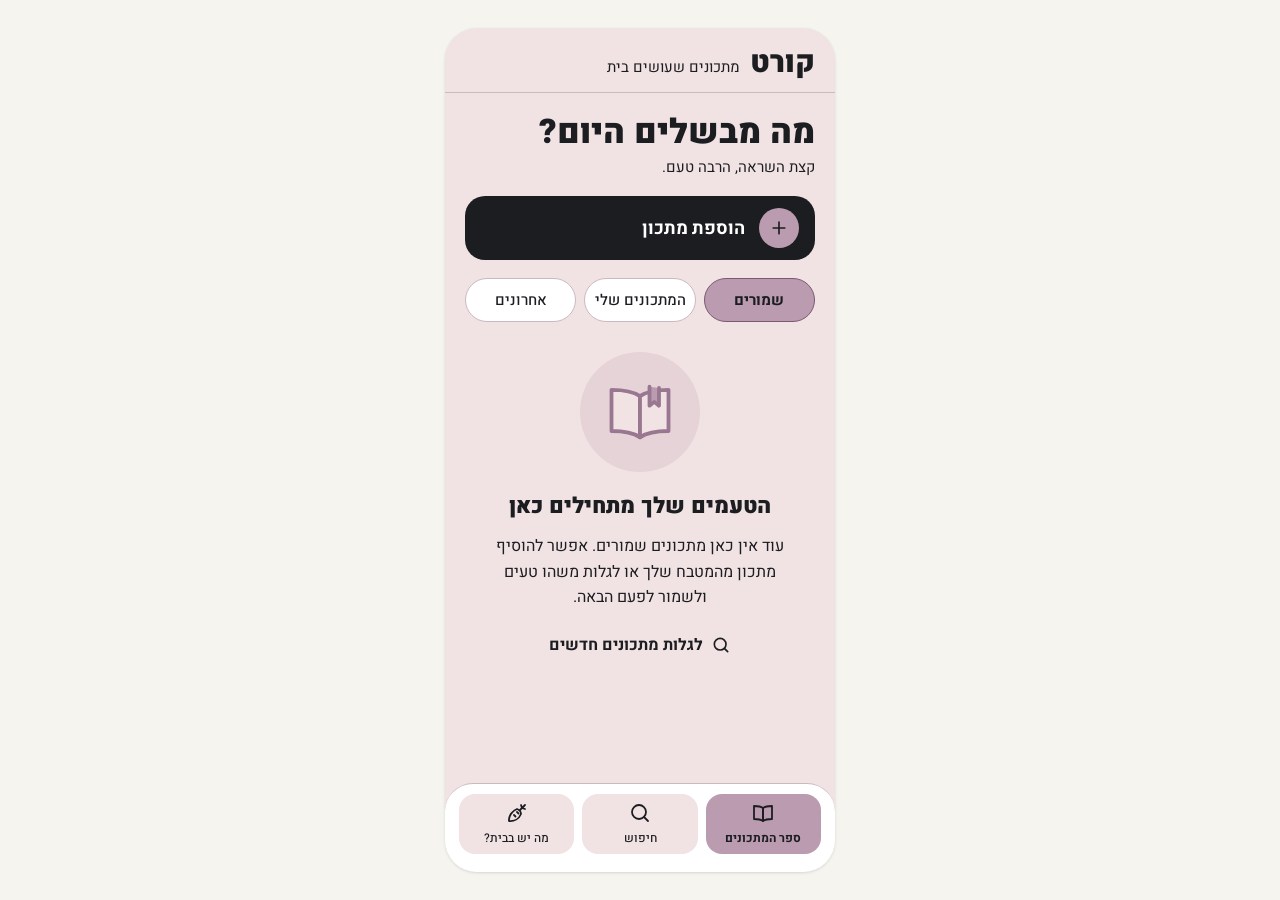
<file: index.html>
<!doctype html>
<html lang="he" dir="rtl">
  <head>
    <meta charset="utf-8" />
    <meta name="viewport" content="width=device-width, initial-scale=1, viewport-fit=cover" />
    <meta name="theme-color" content="#f1e3e4" />
    <meta name="description" content="קורט – מתכונים שעושים בית" />
    <meta name="format-detection" content="telephone=no" />

    <!-- Installed app (home screen) -->
    <link rel="manifest" href="manifest.webmanifest" />
    <meta name="mobile-web-app-capable" content="yes" />
    <meta name="apple-mobile-web-app-capable" content="yes" />
    <meta name="apple-mobile-web-app-title" content="קורט" />
    <meta name="apple-mobile-web-app-status-bar-style" content="default" />
    <link rel="apple-touch-icon" href="icons/icon-180.png" />
    <link rel="icon" type="image/png" sizes="192x192" href="icons/icon-192.png" />

    <link rel="stylesheet" href="css/style.css" />
    <title>קורט – אפליקציית מתכונים</title>
  </head>
  <body>
    <div class="app" id="app">
      <header class="header" id="header"></header>
      <main class="scroll" id="main"></main>
      <nav class="bottom-nav" id="nav" aria-label="ניווט ראשי"></nav>
    </div>

    <script src="js/data.js"></script>
    <script src="js/icons.js"></script>
    <script src="js/app.js"></script>
  </body>
</html>
</file>
<file: css/style.css>
@font-face {
  font-family: 'Heebo';
  font-style: normal;
  font-weight: 100 900;
  font-display: swap;
  src: url('../fonts/heebo-hebrew.woff2') format('woff2');
  unicode-range: U+0307-0308, U+0590-05FF, U+200C-2010, U+20AA, U+25CC, U+FB1D-FB4F;
}
@font-face {
  font-family: 'Heebo';
  font-style: normal;
  font-weight: 100 900;
  font-display: swap;
  src: url('../fonts/heebo-latin.woff2') format('woff2');
  unicode-range: U+0000-00FF, U+0131, U+0152-0153, U+02BB-02BC, U+02C6, U+02DA, U+02DC, U+0304, U+0308, U+0329, U+2000-206F, U+20AC, U+2122, U+2191, U+2193, U+2212, U+2215, U+FEFF, U+FFFD;
}

:root {
  --bg: #f1e3e4;
  --ink: #1c1d21;
  --line: #cbb9c0;
  --card: #f9f5f5;
  --white: #ffffff;
  --accent: #bb9bb0;
  --accent-strong: #7a5a70;
  --mauve: #9a7790;
  --input-line: #b39aa6;
  --soft: #e6d3d8;
  --divider: #e0d0d5;
  --disabled: #6f6a70;

  /* Side gutter; the safe-area insets keep content clear of notches and rounded corners in landscape. */
  --gutter: 20px;
  --safe-l: max(var(--gutter), env(safe-area-inset-left));
  --safe-r: max(var(--gutter), env(safe-area-inset-right));
}

* { box-sizing: border-box; }
html, body { height: 100%; }
body {
  margin: 0;
  background: #e8d6d9;
  color: var(--ink);
  font-family: 'Heebo', system-ui, sans-serif;
  -webkit-font-smoothing: antialiased;
  -webkit-tap-highlight-color: transparent;
  -webkit-text-size-adjust: 100%;
  text-size-adjust: 100%;
  overflow-wrap: break-word;
  overscroll-behavior: none;
}
button, input, textarea { font-family: inherit; color: var(--ink); }
button { cursor: pointer; touch-action: manipulation; }
img { max-width: 100%; }
button:disabled { cursor: default; }
:focus-visible { outline: 2px solid var(--accent-strong); outline-offset: 2px; }
a { color: var(--ink); }

/* ---------- shell ---------- */
.app {
  position: relative;
  display: flex;
  flex-direction: column;
  width: 100%;
  max-width: 480px;
  height: 100vh; /* older browsers */
  height: 100dvh;
  margin: 0 auto;
  background: var(--bg);
  overflow: hidden;
  container: app / inline-size;
}
/* On computers the app keeps iPhone 14 proportions – see the end of this file. */

.header {
  display: flex;
  align-items: center;
  justify-content: space-between;
  gap: 12px;
  padding: calc(20px + env(safe-area-inset-top)) var(--safe-r) 14px var(--safe-l);
  border-bottom: 1px solid var(--line);
  flex-shrink: 0;
}
.brand-row { display: flex; align-items: baseline; gap: 10px; }
.brand { font-size: 30px; font-weight: 900; line-height: 1; }
.brand-sm { font-size: 28px; }
.tagline { font-size: 15px; }
.brand-back {
  display: flex; align-items: center; gap: 10px;
  min-height: 44px; padding: 0; border: 0; background: none;
}
.round-btn {
  width: 44px; height: 44px; border-radius: 22px; padding: 0;
  border: 1px solid var(--line); background: var(--bg);
  display: flex; align-items: center; justify-content: center;
}
.round-btn.on { background: var(--accent); border-color: var(--accent-strong); }

.scroll {
  flex: 1;
  min-height: 0;
  overflow-y: auto;
  overflow-x: hidden;
  overscroll-behavior: contain;
  -webkit-overflow-scrolling: touch;
  scrollbar-width: none;
  padding: 20px var(--safe-r) 28px var(--safe-l);
}
.scroll::-webkit-scrollbar, .chip-row::-webkit-scrollbar { display: none; }

.bottom-nav {
  display: grid;
  grid-template-columns: repeat(3, minmax(0, 1fr));
  gap: 8px;
  padding: 10px max(14px, env(safe-area-inset-right)) calc(18px + env(safe-area-inset-bottom)) max(14px, env(safe-area-inset-left));
  background: var(--white);
  border-top: 1px solid var(--line);
  border-radius: 28px 28px 0 0;
  flex-shrink: 0;
}
.bottom-nav button {
  min-height: 60px; border-radius: 16px; border: 0; background: var(--bg);
  display: flex; flex-direction: column; align-items: center; justify-content: center; gap: 4px;
  font-size: 12px; font-weight: 500;
}
.bottom-nav button.on { background: var(--accent); font-weight: 700; }

/* ---------- layout helpers ---------- */
.stack { display: flex; flex-direction: column; }
.row { display: flex; }
.wrap { display: flex; flex-wrap: wrap; }
.between { justify-content: space-between; }
.center { align-items: center; }
.baseline { align-items: baseline; }
.grow { flex: 1; min-width: 0; }
.gap-6 { gap: 6px; } .gap-8 { gap: 8px; } .gap-10 { gap: 10px; } .gap-12 { gap: 12px; }
.gap-14 { gap: 14px; } .gap-16 { gap: 16px; } .gap-18 { gap: 18px; } .gap-20 { gap: 20px; }
.grid-2 { display: grid; grid-template-columns: repeat(2, minmax(0, 1fr)); gap: 8px; }
.grid-2.gap-12 { gap: 12px; }
.grid-3 { display: grid; grid-template-columns: repeat(3, minmax(0, 1fr)); gap: 8px; }
.px-18 { padding-inline: 18px; }
.mt-6 { margin-top: 6px; }
.mb-12 { margin-bottom: 12px !important; }
.center-text { text-align: center; }

/* ---------- type ---------- */
.h1 { margin: 0; font-size: 34px; font-weight: 900; line-height: 1.15; }
.h2 { margin: 0; font-size: 22px; font-weight: 900; }
.sub { font-size: 15px; margin-top: 4px; }
.small { font-size: 13px; }
.small-14 { font-size: 14px; margin-top: 2px; }
.body-15 { font-size: 15px; line-height: 1.5; }
.bold { font-weight: 700; }

/* ---------- panels ---------- */
.panel { border-radius: 24px; border: 1px solid var(--line); background: var(--card); }
.panel-white { background: var(--white); }
.panel-pad { padding: 18px; }
.panel-pad-y { padding: 18px 0; }
.dashed-note { padding: 20px; border-radius: 22px; border: 1px dashed var(--input-line); text-align: center; font-size: 15px; }

/* ---------- buttons ---------- */
.btn {
  min-height: 52px; padding: 0 16px; border-radius: 16px; border: 0;
  display: flex; align-items: center; justify-content: center; gap: 10px;
  font-size: 16px; font-weight: 700;
}
.btn-lg { min-height: 56px; border-radius: 18px; font-size: 17px; }
.btn-dark { background: var(--ink); color: var(--white); }
.btn-dark:disabled { background: var(--disabled); }
.btn-accent { background: var(--accent); }
.btn-outline { border: 1px solid var(--line); background: var(--white); font-size: 15px; font-weight: 400; }
.btn-soft { min-height: 48px; border-radius: 14px; border: 1px solid var(--line); background: var(--card); font-weight: 400; }
.confirm .btn { min-height: 48px; border-radius: 14px; }
.icon-btn {
  width: 44px; height: 44px; flex-shrink: 0; padding: 0; border: 0; background: none;
  display: flex; align-items: center; justify-content: center;
}
.link-btn {
  min-height: 44px; border: 0; background: none; font-size: 16px; font-weight: 700;
  display: flex; align-items: center; gap: 8px;
}
.add-row {
  min-height: 48px; border-radius: 14px; border: 1px dashed var(--mauve); background: var(--bg);
  font-size: 15px; font-weight: 700; display: flex; align-items: center; justify-content: center; gap: 8px;
}

.cta-add {
  min-height: 64px; border-radius: 20px; border: 0; background: var(--ink); color: var(--white);
  display: flex; align-items: center; gap: 14px; padding: 0 16px; font-size: 18px; font-weight: 700;
}
.cta-add-icon {
  width: 40px; height: 40px; border-radius: 20px; background: var(--accent); color: var(--ink);
  display: flex; align-items: center; justify-content: center;
}

/* ---------- chips ---------- */
.chip {
  flex-shrink: 0; white-space: nowrap;
  min-height: 44px; padding: 0 14px; border-radius: 22px;
  border: 1px solid var(--line); background: var(--white);
  font-size: 15px; font-weight: 500;
}
.grid-2 .chip, .grid-3 .chip { white-space: normal; line-height: 1.2; }
.grid-3 .chip { padding: 4px 6px; }
.grid-2 .chip { padding: 0 10px; }
.chip.on { background: var(--accent); border-color: var(--accent-strong); font-weight: 700; }
.chip-row { display: flex; flex-wrap: nowrap; gap: 8px; overflow-x: auto; scrollbar-width: none; }
.group-title { font-size: 15px; font-weight: 700; margin-bottom: 8px; }

/* ---------- recipe cards ---------- */
.recipe-card {
  display: flex; gap: 14px; align-items: center; width: 100%; text-align: right;
  padding: 12px; border-radius: 22px; border: 1px solid var(--line); background: var(--card);
}
.thumb { width: 96px; height: 96px; object-fit: cover; border-radius: 14px; flex-shrink: 0; }
.thumb-empty { background: var(--soft); color: var(--accent-strong); display: flex; align-items: center; justify-content: center; }
.card-body { display: block; min-width: 0; }
.card-title { display: block; font-size: 19px; font-weight: 900; }
.card-meta { display: block; font-size: 14px; margin-top: 2px; }
.card-note {
  display: -webkit-box; -webkit-line-clamp: 2; -webkit-box-orient: vertical; overflow: hidden;
  font-size: 14px; font-weight: 700; margin-top: 2px;
}

/* ---------- book empty state ---------- */
.empty { display: flex; flex-direction: column; align-items: center; text-align: center; gap: 12px; padding-top: 12px; }
.empty-art {
  width: 120px; height: 120px; border-radius: 60px; background: var(--soft); color: var(--mauve);
  display: flex; align-items: center; justify-content: center;
}
.empty-title { margin-top: 6px; }
.empty-text { font-size: 16px; line-height: 1.6; max-width: 300px; }

/* ---------- search ---------- */
.search-field {
  display: flex; align-items: center; gap: 10px; min-height: 52px; padding: 0 16px;
  border-radius: 18px; border: 1px solid var(--line); background: var(--white);
}
.search-field input {
  -webkit-appearance: none; appearance: none;
  flex: 1; min-width: 0; height: 48px; border: 0; outline: none; background: none; font-size: 16px;
}
.search-field input::-webkit-search-cancel-button { display: none; }
.filters { border-radius: 20px; overflow: hidden; }
.filters-toggle {
  width: 100%; min-height: 56px; padding: 0 16px; border: 0; background: none;
  display: flex; align-items: center; gap: 10px; text-align: right;
}
.filters-title { flex: 1; font-size: 22px; font-weight: 900; }
.filters-body { padding: 4px 0 16px; }
.filters-actions { padding: 4px 16px 0; }

/* ---------- home ---------- */
.pantry-input, .inline-input {
  display: flex; align-items: center; min-height: 52px; padding: 0 6px 0 4px;
  border-radius: 16px; border: 1.5px solid var(--mauve); background: var(--bg);
}
.inline-input input { height: 44px; }
.inline-input { min-height: 48px; border: 1px solid var(--input-line); border-radius: 14px; background: var(--white); }
.pantry-input input, .inline-input input {
  flex: 1; min-width: 0; height: 48px; padding: 0 10px; border: 0; outline: none; background: none; font-size: 16px;
}
.suggest { margin-top: 6px; border-radius: 16px; border: 1px solid var(--line); background: var(--white); overflow: hidden; }
.suggest button {
  display: flex; align-items: center; justify-content: space-between; width: 100%; min-height: 44px;
  padding: 0 14px; border: 0; border-bottom: 1px solid #efe4e7; background: none; font-size: 16px; text-align: right;
}
.pantry-chip {
  min-height: 44px; padding: 0 14px; border-radius: 22px; border: 1px solid var(--mauve); background: var(--accent);
  font-size: 15px; font-weight: 700; display: flex; align-items: center; gap: 8px;
}
.check-row { display: flex; align-items: center; gap: 10px; min-height: 44px; font-size: 14px; }
.check-row input, .ing-list input { width: 20px; height: 20px; accent-color: var(--accent-strong); margin: 0; flex-shrink: 0; }
.invent { padding: 20px; border-radius: 24px; background: var(--accent); }
.scroll-target { scroll-margin-top: 8px; }

/* ---------- create form ---------- */
.field { display: flex; flex-direction: column; gap: 6px; font-size: 15px; font-weight: 700; }
.field-strong { font-size: 16px; font-weight: 900; }
.input {
  height: 48px; width: 100%; padding: 0 14px; border-radius: 14px;
  border: 1px solid var(--input-line); background: var(--white); font-size: 16px; font-weight: 400;
}
.input.bold { font-weight: 700; }
.input.tight { padding: 0 12px; }
.input.amount { width: 92px; flex-shrink: 0; padding: 0 12px; }
.textarea { height: auto; padding: 10px 12px; line-height: 1.5; resize: vertical; }
.textarea.roomy { padding: 12px 14px; }
.photo-pick {
  position: relative; display: flex; align-items: center; gap: 12px; min-height: 52px; padding: 0 14px;
  border-radius: 14px; border: 1px dashed var(--mauve); background: var(--bg); font-size: 15px; font-weight: 700;
}
.photo-pick input { position: absolute; inset: 0; opacity: 0; width: 100%; cursor: pointer; }
.stepper-box {
  display: flex; align-items: center; justify-content: space-between; height: 48px;
  border-radius: 14px; border: 1px solid var(--input-line); background: var(--white);
}
.stepper-pill { display: flex; align-items: center; border-radius: 22px; border: 1px solid var(--line); background: var(--card); }
.stepper-pill .stepper-label { font-size: 14px; font-weight: 700; min-width: 52px; text-align: center; }

/* ---------- recipe view ---------- */
.confirm {
  display: flex; flex-direction: column; gap: 12px; padding: 16px;
  border-radius: 20px; border: 1px solid var(--accent-strong); background: var(--white);
}
.confirm-title { font-size: 17px; font-weight: 900; }
.hero { position: relative; }
.hero img { display: block; width: 100%; height: 270px; object-fit: cover; border-radius: 24px; }
.badge { background: var(--card); border-radius: 16px; padding: 6px 12px; font-size: 13px; font-weight: 700; }
.badge-float { position: absolute; top: 14px; right: 14px; }
.badge-pill { align-self: flex-start; border: 1px solid var(--line); }
.by { font-size: 14px; font-weight: 700; margin-bottom: 2px; }
.facts {
  display: grid; grid-template-columns: repeat(3, minmax(0, 1fr)); padding: 14px 8px;
  border-radius: 22px; border: 1px solid var(--line); background: var(--card);
  text-align: center; font-size: 14px; font-weight: 700;
}
.facts > div { display: flex; flex-direction: column; align-items: center; gap: 6px; }
.rtabs {
  display: grid; grid-template-columns: repeat(3, minmax(0, 1fr)); gap: 6px;
  padding-bottom: 12px; border-bottom: 1px solid var(--line);
}
.rtabs button { padding: 4px; line-height: 1.2; min-height: 44px; border-radius: 12px; border: 0; background: transparent; font-size: 15px; font-weight: 500; }
.rtabs button.on { background: var(--accent); font-weight: 700; }
.ing-list { border-radius: 20px; border: 1px solid var(--input-line); background: var(--white); overflow: hidden; }
.ing-list label {
  display: flex; align-items: center; gap: 12px; min-height: 48px; padding: 0 14px;
  border-bottom: 1px solid var(--divider); font-size: 15px; cursor: pointer;
}
.tools-grid { display: grid; grid-template-columns: repeat(3, minmax(0, 1fr)); gap: 8px; text-align: center; font-size: 13px; }
.tool {
  display: flex; flex-direction: column; align-items: center; gap: 8px; padding: 16px 6px;
  border-radius: 18px; border: 1px solid var(--line); background: var(--card);
}
.step-num {
  width: 30px; height: 30px; border-radius: 15px; background: var(--accent); flex-shrink: 0;
  display: flex; align-items: center; justify-content: center; font-size: 14px; font-weight: 700;
}
.step-num-form { margin-top: 9px; }
.step-title { font-size: 18px; font-weight: 900; }
.step-text { font-size: 15px; line-height: 1.6; margin-top: 4px; white-space: pre-line; }
.tip { display: flex; gap: 12px; padding: 16px; border-radius: 20px; border: 1px solid var(--line); background: var(--white); }
.tip svg { flex-shrink: 0; }
.tip-title { font-size: 16px; font-weight: 900; }
.tip-text { font-size: 14px; line-height: 1.6; margin-top: 4px; }

/* ---------- narrow app (small phones, or a short window on a computer) ---------- */
/* These follow the width of the app itself (.app is the container), not of the window. */
@container app (max-width: 374px) {
  .header, .scroll {
    --safe-l: max(16px, env(safe-area-inset-left));
    --safe-r: max(16px, env(safe-area-inset-right));
  }
  .brand { font-size: 26px; }
  .brand-sm { font-size: 24px; }
  .tagline { font-size: 13px; }
  .h1 { font-size: 28px; }
  .h2, .filters-title { font-size: 20px; }
  .bottom-nav { gap: 6px; padding-inline: max(10px, env(safe-area-inset-left)); }
  .bottom-nav button { font-size: 11px; }
  .chip, .rtabs button { font-size: 14px; }
  .thumb { width: 80px; height: 80px; }
  .recipe-card { gap: 12px; }
  .card-title { font-size: 17px; }
  .panel-pad { padding: 14px; }
  .input.amount { width: 78px; }
  .hero img { height: 220px; }
  .cta-add { min-height: 58px; font-size: 17px; }
}

/* Very narrow (old 320px phones, very short computer windows). */
@container app (max-width: 340px) {
  .brand-row { gap: 6px; }
  .brand-row .tagline { display: none; }
  .round-btn { width: 40px; height: 40px; }
  .header .gap-8 { gap: 6px; }
}

/* ---------- landscape phones and wider screens ---------- */
/* The app is centered at max 480px here, away from the notch, so the side insets aren't needed inside it. */
@media (min-width: 600px) {
  :root { --safe-l: var(--gutter); --safe-r: var(--gutter); }
  .bottom-nav { padding-inline: 14px; }
}

/* ---------- computer: the design's 390×844 screen, centered ---------- */
/* Mouse/trackpad screens, plus any large window (touch laptops). Phones held sideways stay out (short height). */
@media (hover: hover) and (pointer: fine), (min-width: 600px) and (min-height: 600px) {
  html, body { height: auto; }
  body {
    display: flex;
    align-items: center;
    justify-content: center;
    min-height: 100vh;
    min-height: 100dvh;
    padding: 24px;
    background: #f5f4ef;
  }

  /* Always laid out exactly like the design; in a smaller window the whole screen is scaled down
     evenly (--app-zoom, set in app.js), so it looks the same, only smaller. */
  .app {
    width: 390px;
    max-width: none;
    height: 844px;
    zoom: var(--app-zoom, 1);
    flex-shrink: 0;
    border-radius: 32px;
    box-shadow: 0 1px 3px rgba(0, 0, 0, 0.12);
  }
}
</file>
